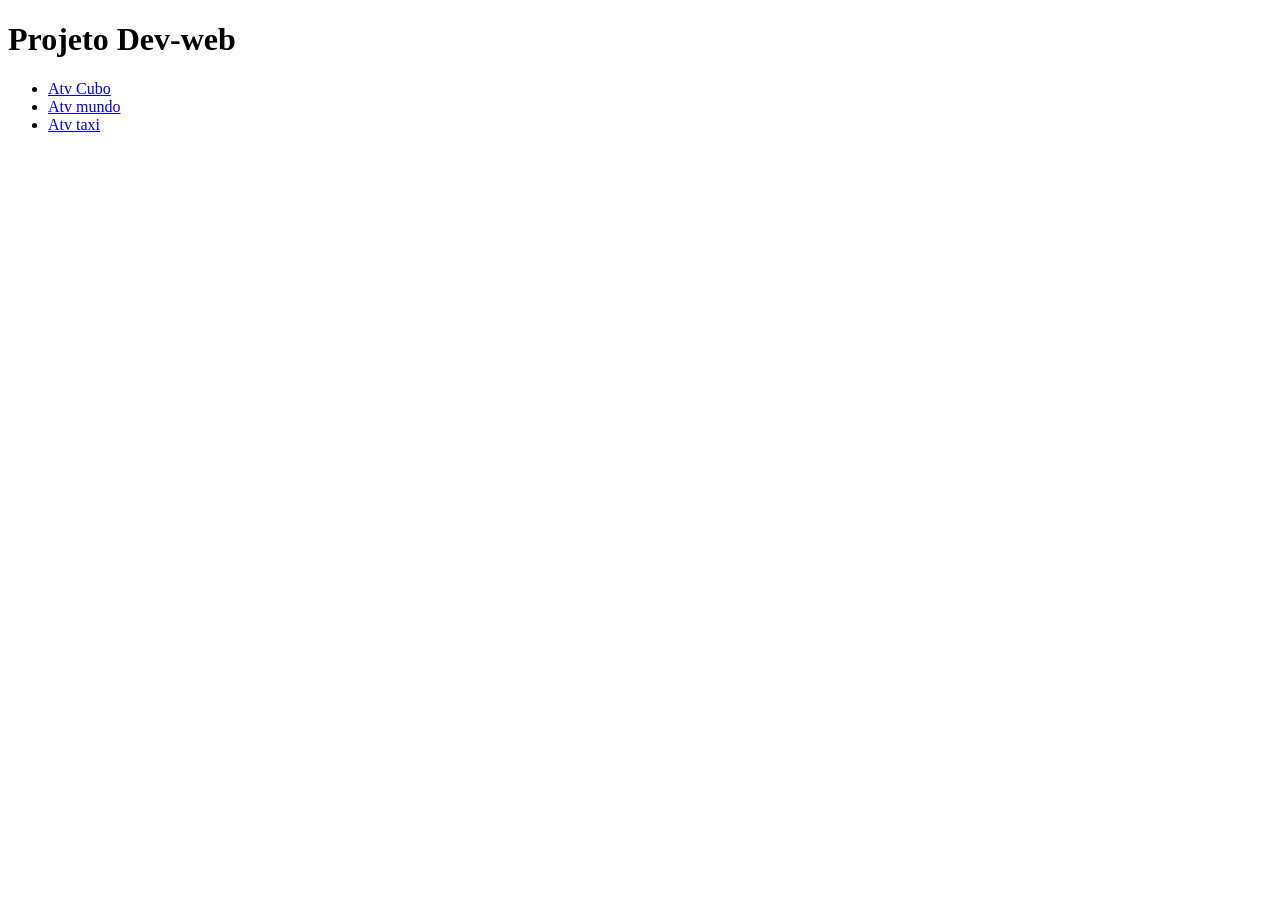
<file: index.html>
<!DOCTYPE html>
<html lang="en">

<head>
    <meta charset="UTF-8">
    <meta name="viewport" content="width=device-width, initial-scale=1.0">
    <title>Projetos dev-web</title>
</head>

<body>
    <main>
        <h1>
            Projeto Dev-web
        </h1>
        <ul>
            <li>
                <a href="cubo/">Atv Cubo</a>
            </li>
            <li>
                <a href="mundo/">Atv mundo</a>
            </li>
            <li>
                <a href="taxi/">Atv taxi</a>
            </li>
        </ul>
    </main>

</body>

</html>
</file>
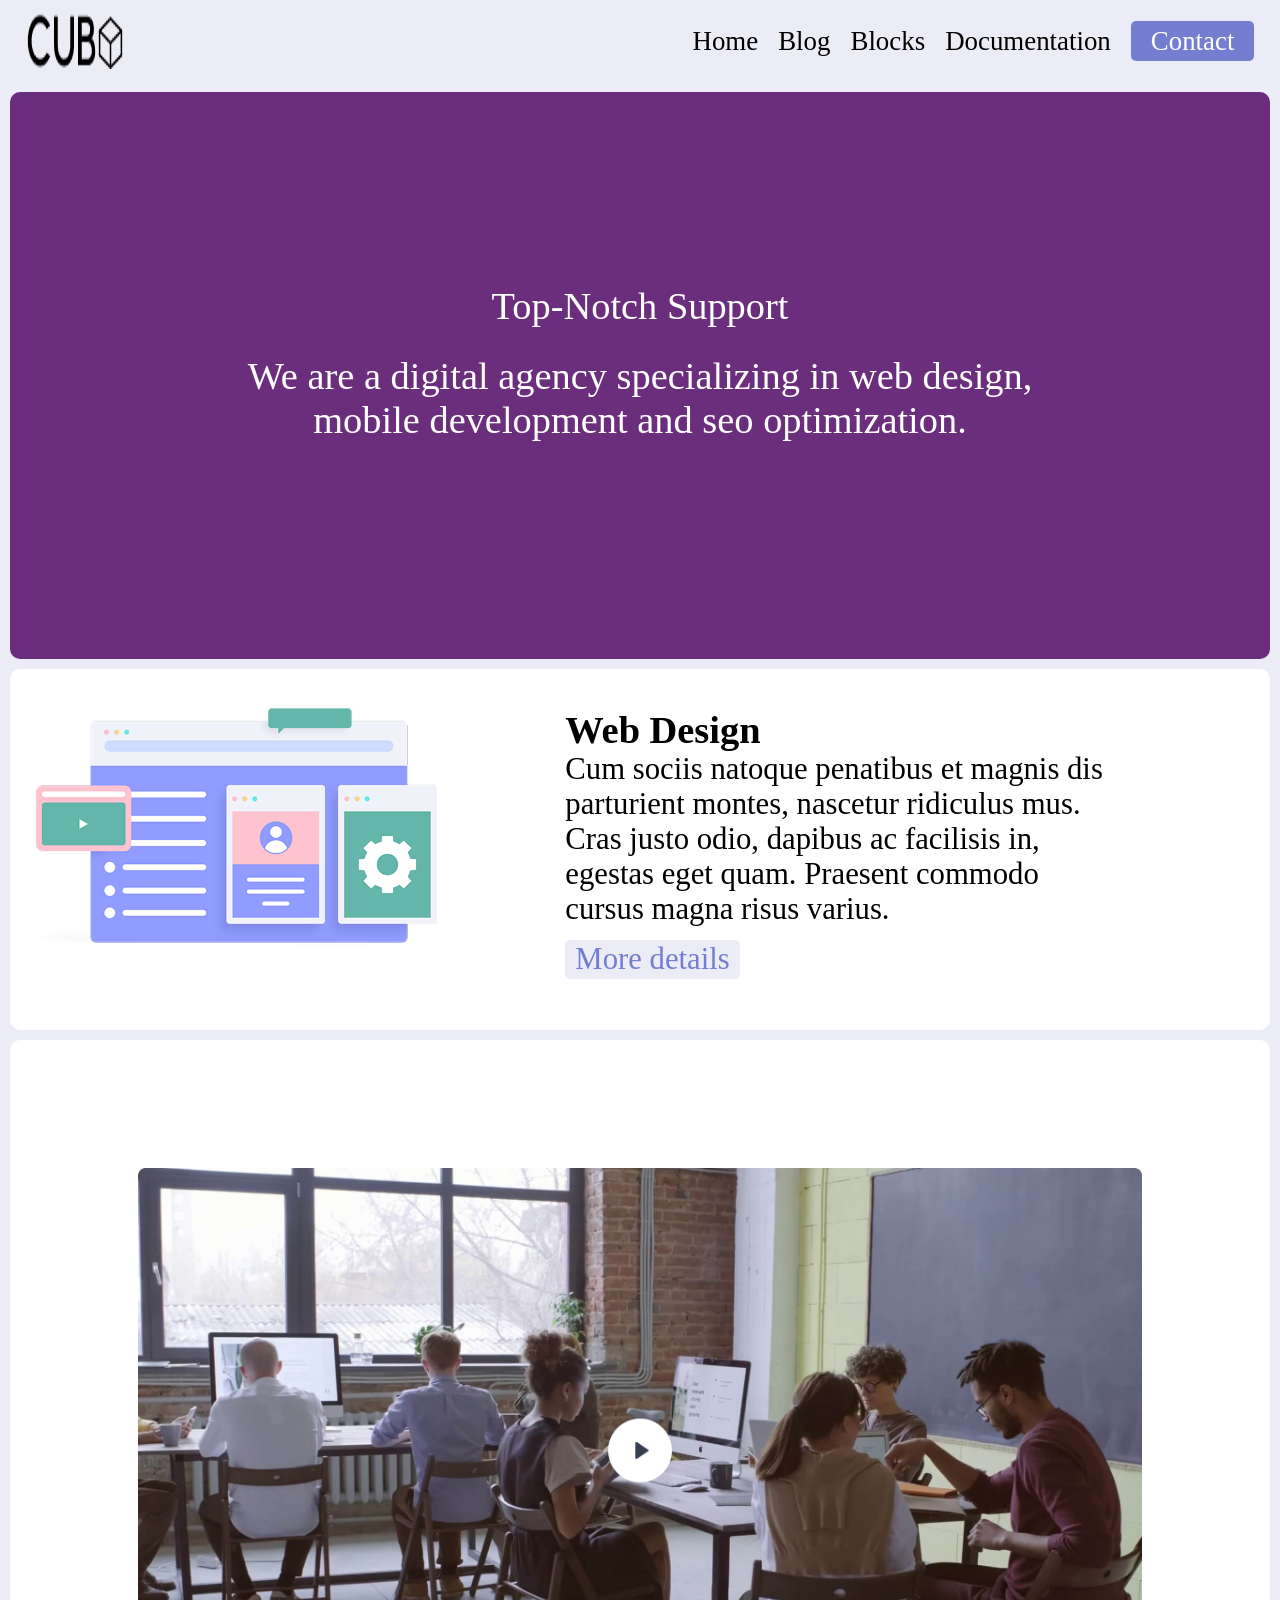
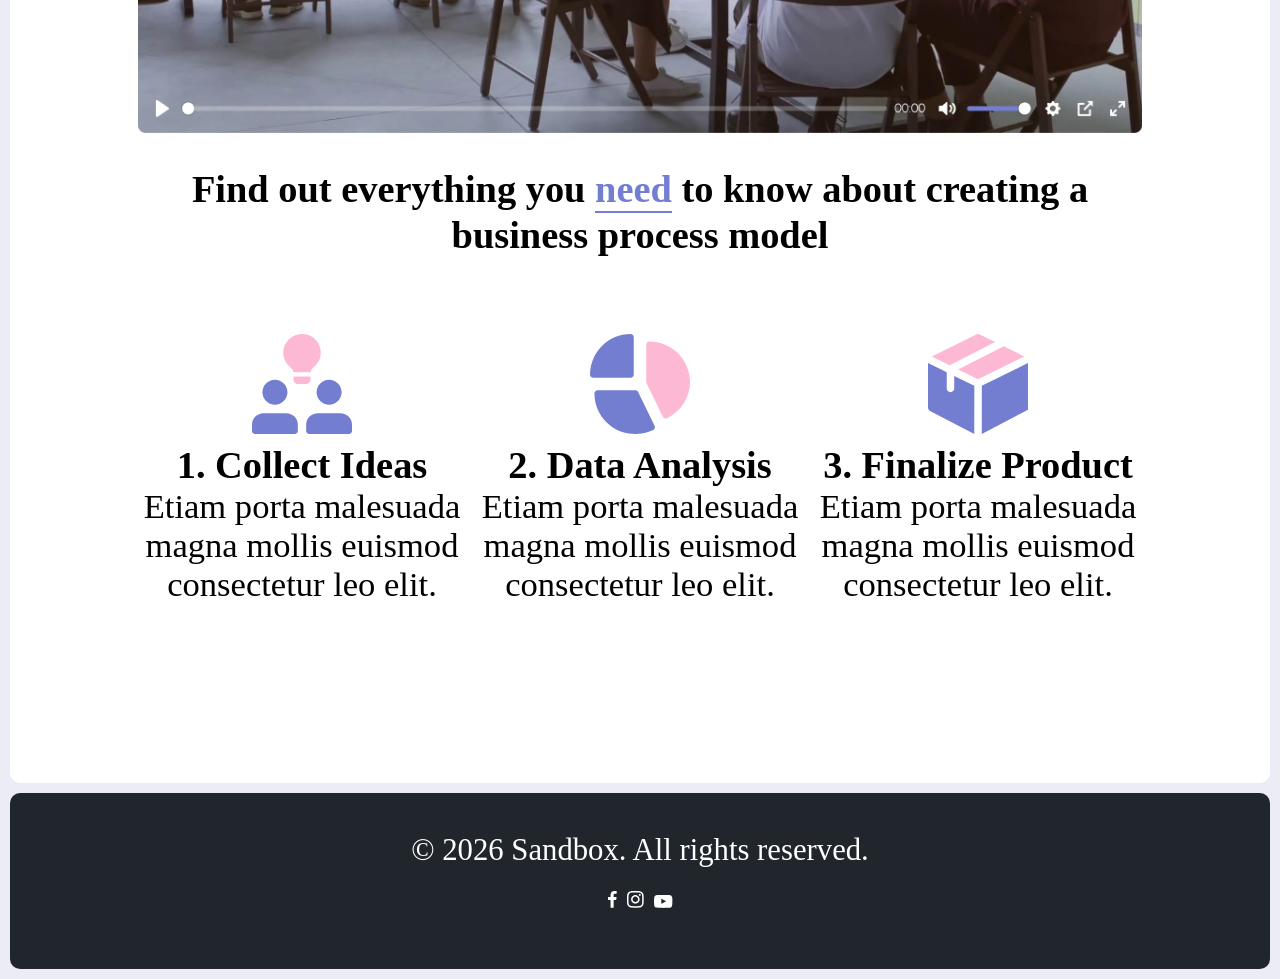
<file: cubo/index.html>
<!DOCTYPE html>
<html lang="en">
<head>
    <meta charset="UTF-8">
    <meta name="viewport" content="width=device-width, initial-scale=1.0">
    <title>Document</title>
    <link rel="stylesheet" href="css/reset.css">
    <link rel="stylesheet" href="css/style.css">
</head>
<body>
    <header>
         <img src="images/logo-cubo.png" alt="">
        <nav>
            <ul>
                <li><a href="index.html">Home</a></li>
                <li><a href="#">Blog</a></li>
                <li><a href="#">Blocks</a></li>
                <li><a href="#">Documentation</a></li>
                <li><a href="#" class="botao">Contact</a></li>
            </ul>
        </nav>
    </header>
    <main>
            <section class="banner">
        <h1>Top-Notch Support</h1>
        <p>We are a digital agency specializing in web design, mobile development and seo optimization.</p>

    </section>
    <section class="web">
        <div>
            <img src="images/web-design-cubo.png" alt="">
        </div>
        <div>
            <h2>Web Design</h2>
            <p>Cum sociis natoque penatibus et magnis dis parturient  montes, nascetur ridiculus mus. Cras justo odio, dapibus ac facilisis in, egestas eget quam. Praesent commodo cursus magna risus varius.</p>
            <a href="#" class="button">More details</a>
        </div>
    </section>
    <section class="process">
        <img src="images/video-cubo.png" alt="">
        <h3>Find out everything you <span>need</span> to know about creating a business process model</h3>
        <ul>
            <li>
                <img src="images/icone-collect-ideas.svg" alt="">
                <h4>1. Collect Ideas</h4>
                <p>Etiam porta malesuada magna mollis euismod consectetur leo elit.</p>
            </li>
            <li>
                <img src="images/icone-data-analysis.svg" alt="">
                <h4>2. Data Analysis</h4>
                <p>Etiam porta malesuada magna mollis euismod consectetur leo elit.</p>
            </li>
            <li>
                <img src="images/icone-finalize-product.svg" alt="">
                <h4>3. Finalize Product</h4>
                <p>Etiam porta malesuada magna mollis euismod consectetur leo elit.</p>
            </li>
        </ul>

    </section>
    </main>
    <footer>
        <a href="#">© 2026 Sandbox. All rights reserved.</a>
        <ul>
            <li>
                <p>
                    <a href="#"><img src="images/facebook.svg" alt=""></a>
                </p>
                
            </li>
            <li>
                <p>
                    <a href="#"><img src="images/instagram.svg" alt=""></a>
                </p>
                
            </li>
            <li>
                <p>
                    <a href="#"><img src="images/youtube.svg" alt=""></a>
                </p>
                
            </li>
        </ul>
    </footer>
    
</body>
</html>
</file>
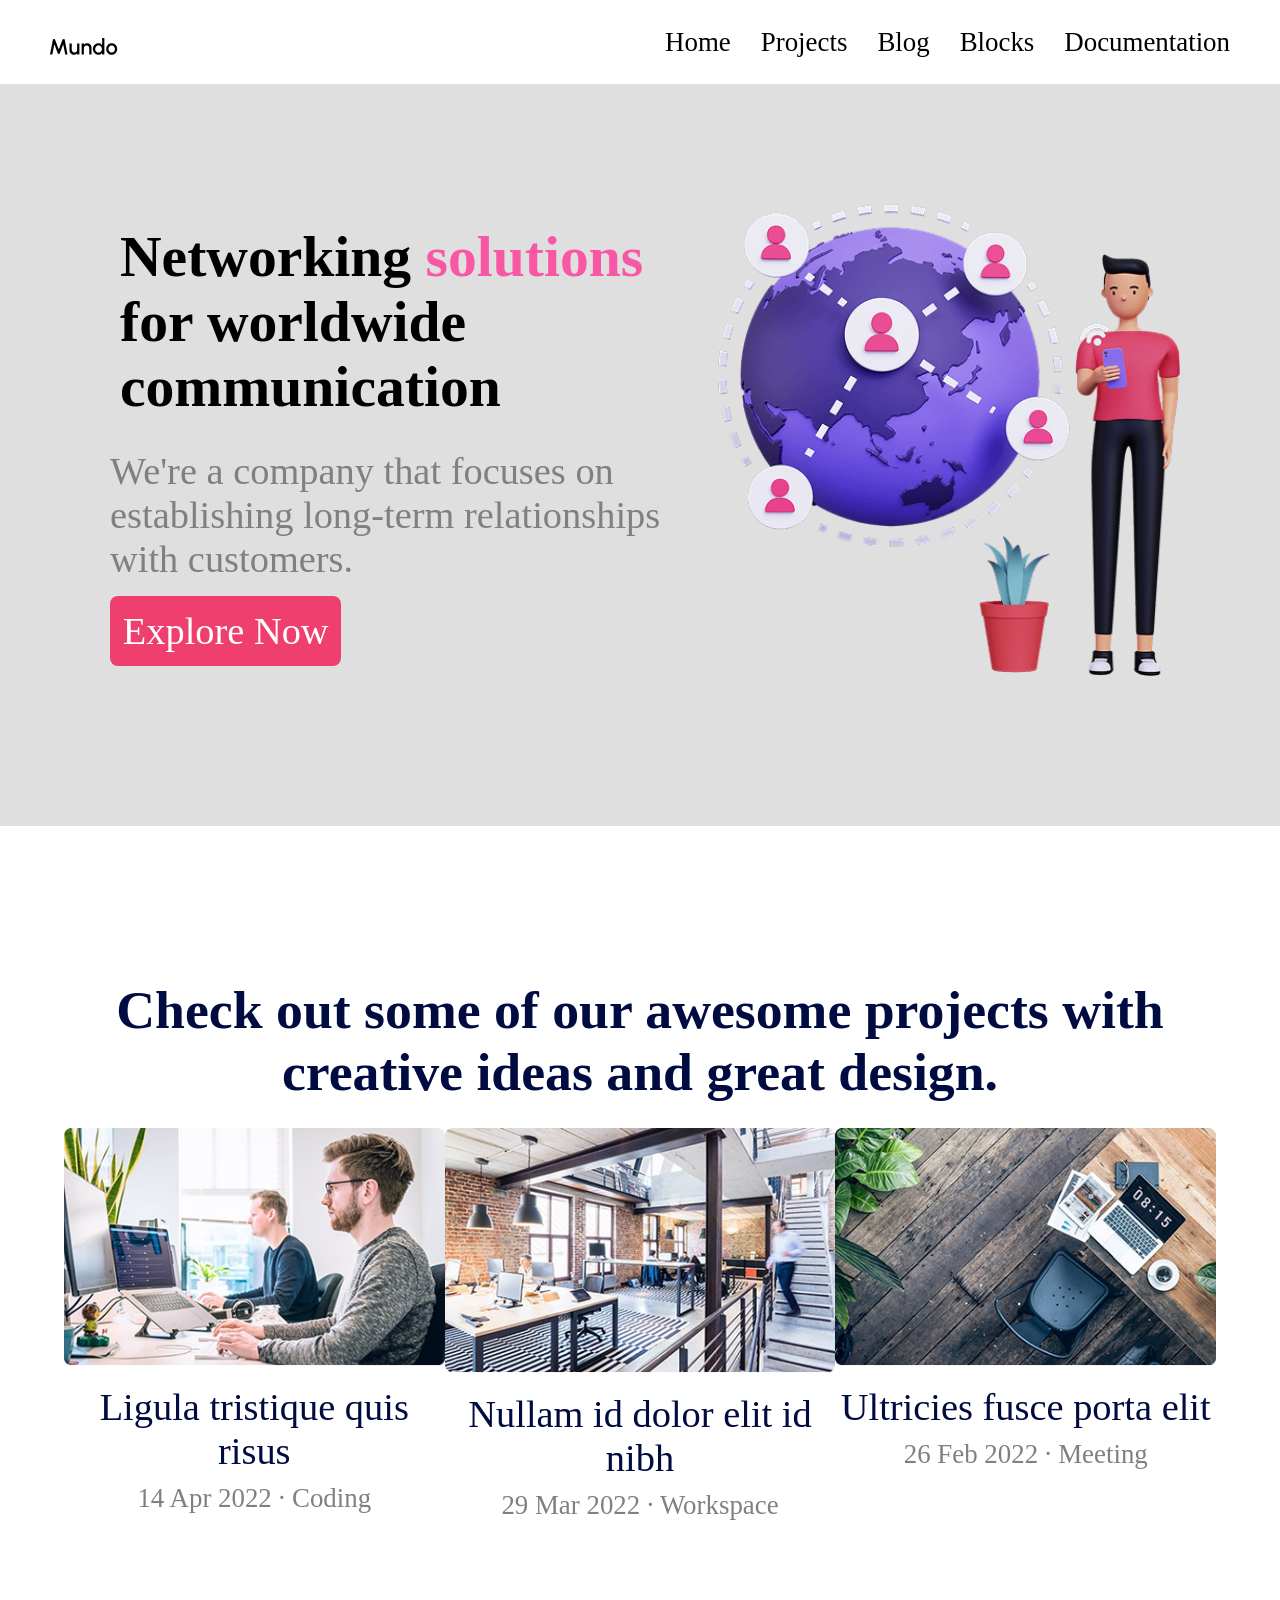
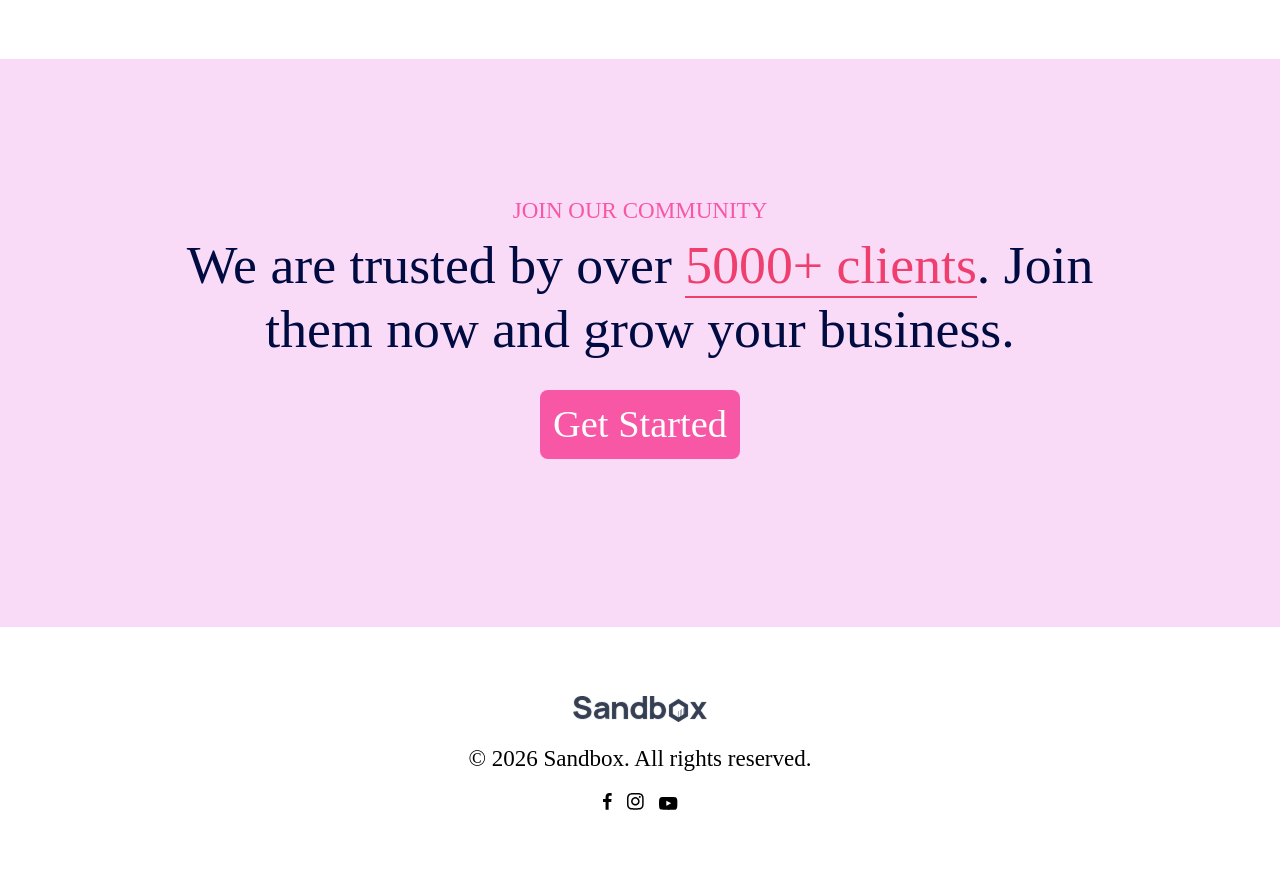
<file: mundo/index.html>
<!DOCTYPE html>
<html lang="en">
<head>
    <meta charset="UTF-8">
    <meta name="viewport" content="width=device-width, initial-scale=1.0">
    <title>Document</title>
    <link rel="stylesheet" href="css/reset.css">
    <link rel="stylesheet" href="css/style.css">
</head>
<body>
    <header>
        <h1>
            <a href="index.html"><img src="imagens/logo-mundo.png" alt="logo_mundo"></a>
        </h1>
        <nav>
            <ul>
                <li>
                    <a href="index.html">Home</a>
                </li>
                <li>
                    <a href="#">Projects</a>
                </li>
                <li>
                    <a href="#">Blog</a>
                </li>
                <li>
                    <a href="#">Blocks</a>
                </li>
                <li>
                    <a href="#">Documentation</a>
                </li>
            </ul>
        </nav>
    </header>
    <main>
        <section class="banner">
            <div>
            <h2>Networking <span>solutions</span> for worldwide communication</h2>
            <p>We're a company that focuses on establishing long-term relationships with customers.</p>
            <a href="#" class="botao">Explore Now</a>
            </div>
            <div>
                <img src="imagens/banner-mundo.png" alt="banner_mundo">
            </div>
        </section>
        <section class="projetos">
            <h3>Check out some of our awesome projects with creative ideas and great design.</h3>
            <ul>
                <li>
                    <img src="imagens/projetos-programador.png" alt="imagem de programador">
                    <h4>Ligula tristique quis risus</h4>
                    <p>14 Apr 2022 · Coding</p>
                </li>
                <li>
                    <img src="imagens/projetos-escritorio.png" alt="imagem de escritorio">
                    <h4>Nullam id dolor elit id nibh</h4>
                    <p>29 Mar 2022 · Workspace</p>
                </li>
                <li>
                    <img src="imagens/projetos-cadeira.png" alt="imagem de cadeira">
                    <h4>Ultricies fusce porta elit</h4>
                    <p>26 Feb 2022 · Meeting</p>
                </li>
            </ul>

        </section>
        <section class="chamada">
            <h3>JOIN OUR COMMUNITY</h3>
            <p>
                We are trusted by over <span>5000+ clients</span>. Join them now and grow your business.
            </p>
            <a href="#" class="botao">Get Started</a>
        </section>
    </main>
    <footer>
        <img src="imagens/logo-rodape-sandbox.png" alt="logo_sandbox">
        <p>
            <a href="#">© 2026 Sandbox. All rights reserved.</a>
        </p>
        <ul>
            <li>
                <a href="#"><img src="imagens/facebook.svg" alt="logo_facebook"></a>
            </li>
            <li>
                <a href="#"><img src="imagens/instagram.svg" alt="logo_instagram"></a>
            </li>
            <li>
                <a href="#"><img src="imagens/youtube.svg" alt="logo_youtube"></a>
            </li>
        </ul>
    </footer>
    
</body>
</html>
</file>
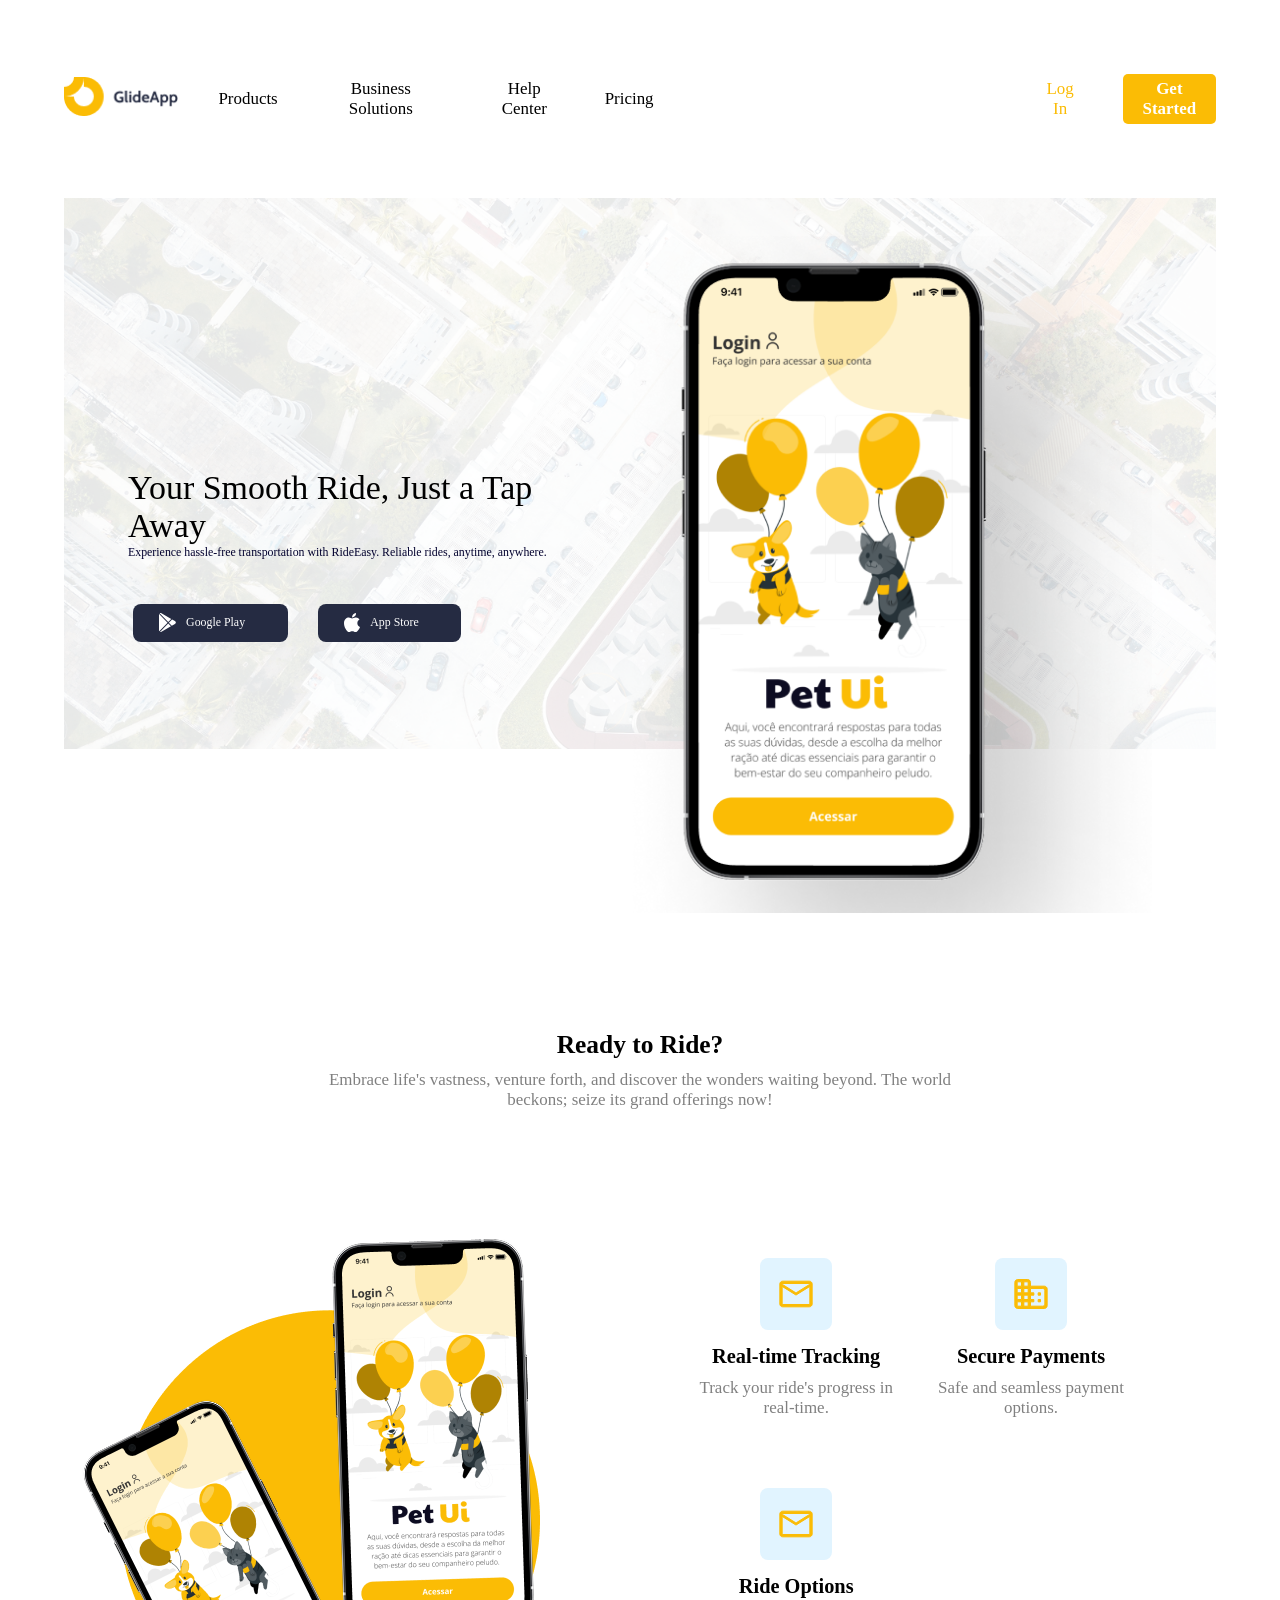
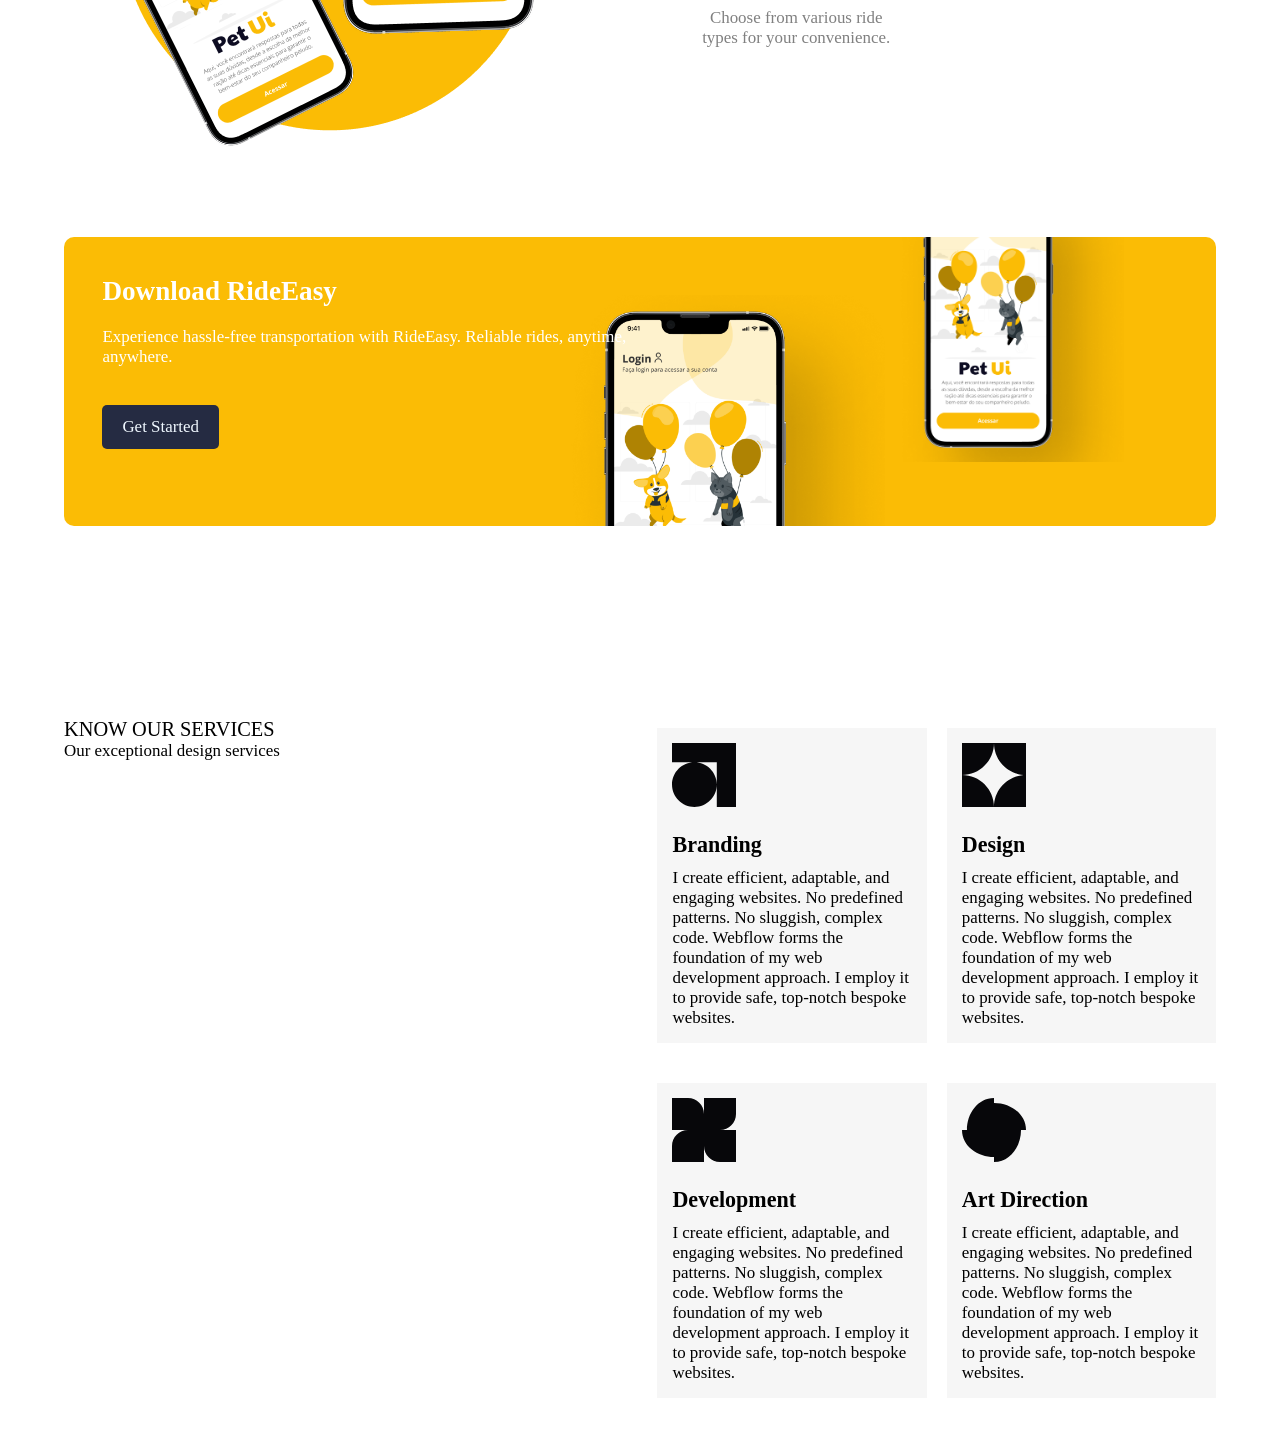
<file: taxi/index.html>
<!doctype html>
<html lang="en">
  <head>
    <meta charset="UTF-8" />
    <meta name="viewport" content="width=device-width, initial-scale=1.0" />
    <title>Document</title>
    <link rel="stylesheet" href="css/reset.css" />
    <link rel="stylesheet" href="css/style.css" />
  </head>
  <body>
    <header>
      <h1>
        <a href="index.html"
          ><img src="images/logo-glide-app.png" alt="logo-glide-app"
        /></a>
      </h1>
      <nav>
        <ul>
          <li></li>
          <li><a href="#">Products</a></li>
          <li><a href="#">Business Solutions</a></li>
          <li><a href="#">Help Center</a></li>
          <li><a href="#">Pricing</a></li>
        </ul>
        <ul>
          <li class="log"><a href="#">Log In</a></li>
          <li class="button"><a href="#">Get Started</a></li>
        </ul>
      </nav>
    </header>
    <main>
      <section class="banner">
        <div class="text">
          <h2>Your Smooth Ride, Just a Tap Away</h2>
          <p>
            Experience hassle-free transportation with RideEasy. Reliable rides,
            anytime, anywhere.
          </p>
          <p class="buttons">
            <a href="#"
              ><img src="images/icon-button-google.svg" alt="" />
              <span>Google Play</span></a
            >
            <a href="#"
              ><img src="images/icon-apple-ios.svg" alt="" /><span
                >App Store</span
              ></a
            >
          </p>
        </div>
        <div class="img">
          <img src="images/iphone-pet-ui.png" alt="" />
        </div>
      </section>
      <section class="ready">
        <h2>Ready to Ride?</h2>
        <p>
          Embrace life's vastness, venture forth, and discover the wonders
          waiting beyond. The world beckons; seize its grand offerings now!
        </p>
        <div>
          <div class="imagem">
            <img src="images/smartphones-pet-uis.png" alt="smartphones" />
          </div>
          <div class="lista">
            <ul>
              <li>
                <img src="images/icon-back-blue-letter.svg" alt="" />
                <h3>Real-time Tracking</h3>
                <p>Track your ride's progress in real-time.</p>
              </li>
              <li>
                <img src="images/icon-back-blue-building.svg" alt="" />
                <h3>Secure Payments</h3>
                <p>Safe and seamless payment options.</p>
              </li>
              <li>
                <img src="images/icon-back-blue-letter.svg" alt="" />
                <h3>Ride Options</h3>
                <p>Choose from various ride types for your convenience.</p>
              </li>
            </ul>
          </div>
        </div>
      </section>
      <section class="download">
        <h2>Download RideEasy</h2>
        <p>
            Experience hassle-free transportation with RideEasy. Reliable rides, anytime, anywhere.
        </p>
        <p>
            <a href="#">Get Started</a>
        </p>
      </section>
      <section class="services">

        <div>
          <div class="text">
            <h2>
              KNOW OUR SERVICES
            </h2>
            <p>
              Our exceptional design services
            </p>
          </div>
            <ul>
              <li>
                <img src="images/icon-brading.svg" alt="">
                <h3>Branding</h3>
                <p>I create efficient, adaptable, and engaging websites. No predefined patterns. No sluggish, complex code. Webflow forms the foundation of my web development approach. I employ it to provide safe, top-notch bespoke websites.</p>
              </li>
              <li>
                <img src="images/icon-design.svg" alt="">
                <h3>Design</h3>
                <p>I create efficient, adaptable, and engaging websites. No predefined patterns. No sluggish, complex code. Webflow forms the foundation of my web development approach. I employ it to provide safe, top-notch bespoke websites.</p>
              </li>
              <li>
                <img src="images/icon-development.svg" alt="">
                <h3>Development</h3>
                <p>I create efficient, adaptable, and engaging websites. No predefined patterns. No sluggish, complex code. Webflow forms the foundation of my web development approach. I employ it to provide safe, top-notch bespoke websites.</p>
              </li>
              <li>
                <img src="images/icon-art.svg" alt="">
                <h3>Art Direction</h3>
                <p>I create efficient, adaptable, and engaging websites. No predefined patterns. No sluggish, complex code. Webflow forms the foundation of my web development approach. I employ it to provide safe, top-notch bespoke websites.</p>
              </li>
            </ul> 
        </div>



      </section>
    </main>
  </body>
</html>
</file>
<file: cubo/css/style.css>
/* === IMPORTAÇÃO DE FONTES */

@import url('https://fonts.googleapis.com/css2?family=Epilogue:ital,wght@0,100..900;1,100..900&family=Fredoka:wght@300..700&family=Nunito:ital,wght@0,200..1000;1,200..1000&family=Oswald:wght@200..700&family=Urbanist:ital,wght@0,100..900;1,100..900&display=swap');
/*
Fontes Disponíveis:
// Sugiro usar esta 
font-family: "Urbanist", sans-serif; 
font-family: "Fredoka", sans-serif;
font-family: "Epilogue", sans-serif;
font-family: "Nunito", sans-serif;
font-family: "Oswald", sans-serif;
*/
/* ==========================*/

/* ==== FORMATAÇÃO GERAL === */
html{
    font-size: clamp(1rem, 2vw + 0.8rem, 3rem); 
    text-align: center;
    background-color: rgb(236, 236, 247);
    
}
header ul li{
    font-size: 0.7rem;
    margin: 1vw 0;
}
header ul li a.botao{
    background-color: #747ED1;
    padding: 5px 20px;
    border-radius: 5px;
    color: white;
    
}
.banner{
    background-color: #6b2e7c;
    margin: 10px;
    border-radius: 10px;
    padding: 15vw 5vw;
    color: white;

}
.banner h2{
    font-weight: 700;
}
.banner p{
    margin: 2vw 12vw;
}
.web{
    background-color: white;
    margin: 10px;
    border-radius: 10px;
    padding: 5px 20px;
    text-align: left;
}
.web h2{
    font-weight: 600;
    padding: 0 10vw;
}
.web p{
    font-size: 0.8rem;
    padding: 0 10vw ;
}
.web a.button{
    background-color: rgb(236, 236, 247);
    padding: 2px 10px;
    border-radius: 5px;
    color: white;
    margin: 1vw 10vw;
    display: inline-block;
    color: #747ED1;
    font-size: 0.8rem;
}
.process{
    background-color: white;
    margin: 10px;
    border-radius: 10px;
    padding: 5px 20px;
}
.process h3{
    font-weight: 600;
    margin: 2vw 0;
}
.process h3 span{
    color: #747ED1;
    border-bottom: 2px solid #747ED1;
    display: inline-block;
}
.process h4{
    font-weight: 600;
}
.process p{
    font-size: 0.9rem;
}
.process ul li{
    margin: 4vw 0;
}
footer{
    background-color: #21262C;
    color: white;
    font-size: 0.8rem;
    margin: 10px;
    border-radius: 10px;
    padding: 40px 20px;
}
footer ul{
    display: flex;
    justify-content: center;
    gap: 10px;
    margin: 1vw 0;
}

/* MEDIA QUERY - DESKTOP */
@media  screen and (min-width: 600px) {
    header{
        display: flex;
        justify-content: space-between;
        padding: 1vw 2vw;
    }
    header nav ul{
        display: flex;
        justify-content: space-between;
        gap: 20px;
    }
    .web{
        display: flex;
        justify-content: space-between;
        padding: 3vw 2vw;
    }
    .web img{
        width: 1300px;
    }
    .process{
        padding: 10vw;
    }
    .process ul{
        display: flex;
        justify-content: space-between;
        gap: 10px;
    }
    .process ul li img{
        width: 100px;
    }
}
</file>
<file: mundo/css/style.css>
/* === IMPORTAÇÃO DE FONTES */

@import url('https://fonts.googleapis.com/css2?family=Epilogue:ital,wght@0,100..900;1,100..900&family=Fredoka:wght@300..700&family=Nunito:ital,wght@0,200..1000;1,200..1000&family=Oswald:wght@200..700&family=Urbanist:ital,wght@0,100..900;1,100..900&display=swap');
/*
Fontes Disponíveis:
// Sugiro usar esta 
font-family: "Urbanist", sans-serif; 
font-family: "Fredoka", sans-serif;
font-family: "Epilogue", sans-serif;
font-family: "Nunito", sans-serif;
font-family: "Oswald", sans-serif;
*/
/* ==========================*/

/* ==== FORMATAÇÃO GERAL === */
html{
    font-size: clamp(1rem, 2vw + 0.8rem, 3rem); 
}
html{
    text-align: center;
}
header nav ul li{
    font-size: 0.7rem;
}
.banner{
    background-color: rgb(224, 223, 223);
}
.banner h2{
    font-size: 1.5rem;
    font-weight: 600;
    padding: 10px;
}
.banner h2 span{
    color: #F857A6;
}
.banner p{
    color: gray;
    padding: 10px;
}
.banner a.botao{
    background-color: #EF3F6E;
    padding: 1vw;
    border-radius: 8px;
    margin: 5px 0 40px 10px;
    display: inline-block;
    color: white;
}
.projetos{
    padding: 10vw 5vw;
}
.projetos h3{
    font-size: 1.4rem;
    font-weight: 600;
    color: rgb(0, 11, 66);
    margin: 25px 0;
}
.projetos ul li h4{
    color: rgb(0, 11, 66);
    font-weight: 500;
    margin: 10px 0;
}
.projetos ul li p{
    color: gray;
    font-size: 0.7rem;
    margin: 10px ;
}
.chamada{
    background-color: #F9DBF7;
    padding: 10vw 10vw;
}
.chamada h3{
    color: #F857A6;
    font-size: 0.6rem;
    margin: 10px 0;
}
.chamada p{
    color: rgb(0, 11, 66);
    font-size: 1.4rem;
    font-weight: 500;
}
.chamada p span{
    color: #EF3F6E;
    border-bottom: 2px solid #EF3F6E;
    display: inline-block;
}
.chamada a.botao{
    background-color: #F857A6;
    padding: 1vw;
    border-radius: 8px;
    margin: 30px 0 40px 0;
    display: inline-block;
    color: white;
}
footer{
    padding: 60px;
}
footer p a{
    font-size: 0.6rem;
}
footer ul{
    display: flex;
    justify-content: center;
    gap: 15px;
}



/* MEDIA QUERY - DESKTOP */
@media  screen and (min-width: 600px) {
    header{
        padding: 20px 50px;
        display: flex;
        justify-content: space-between;
        align-items: center;
    }
    header nav ul{
        display: flex;
        justify-content: space-between;
        gap: 30px;
        align-items: center;
    }
    .banner{
        display: flex;
        padding: 120px 100px ;
        text-align: left;   
    }
    .banner img{
        width: 1000px;
    }
    .banner h2{
        padding: 20px;
    }
    .projetos ul{
        display: flex;
    }
}
</file>
<file: taxi/css/style.css>
html {
  font-size: clamp(1rem, calc(0.5rem + 0.7vw), 4rem);
}
header{
  padding: 5vw 0 0 0;
  text-align: center;
}
header nav ul li{
  margin: 10px 0;
}
header nav ul li.log{
  color: #FBBC05;
}
header nav li.button{
  background-color: #FBBC05;
  color: white;
  display: inline-block;
  padding: 5px;
  border-radius: 5px;
  font-weight: 600;
}
.banner{
  background: url(../images/background-banner.png) no-repeat;
  background-size: auto 100%;
  padding: 3vw 5vw 3vw 5vw;
  margin: 5vw 0 5vw 0;
}
.banner div.img{
  display: none;
}
.banner div h2{
  font-size: 2rem;
} 
.banner p{
  color: rgb(2, 1, 46);
  font-size: 0.7rem;
}
.banner p a{
  background-color: #252B42;
  display: flex;
  gap: 10px;
  align-items: center;
  margin: 3vw 0 ;
  padding: 0 2vw;
  border-radius: 8px;

}
.banner p.buttons{
  display: flex;
  color: white;
  padding: 5px;
  gap: 30px;
  text-align: center;
}
.banner p.buttons img{
  height: 50%;
}
.ready div.imagem{
  display: none;
}
.ready{
  text-align: center;
  padding: 3vw 5vw 3vw 5vw;
}
.ready h2{
  font-size: 1.5rem;
  font-weight: 700;
  padding: 10px 0;
}
.ready div ul li{
  margin: 20px 0;
}
.ready h3{
  font-size: 1.2rem;
  font-weight: 700;
  padding: 10px 0;
}
.ready p{
  color: gray;
}
.download{
  background: #FBBC05;
  margin: 3vw 5vw ;
  padding: 10px;
  border-radius: 10px;
  color: white;
}
.download h2{
  font-size: 1.6rem;
  font-weight: 700;
  padding: 0 0 20px 0;
}
.download p a{
  background-color: #252B42;
  color: aliceblue;
  padding: 12px 20px;
  border-radius: 5px;
  display: inline-block;
}
.download p{
  margin: 0px 0 20px 0;
}
.services {
  margin: 15vw 5vw 3vw 5vw;
}
.services h2{
   font-size: 1.2rem;
}
.services div.text{
  margin: 0 0 2vw 0;
}
.services ul li{
  background-color: #f6f6f6;
  padding: 15px;
  margin: 10px 0;
}
.services ul li h3{
  font-weight: 600;
  font-size: 1.3rem;
  margin: 20px 0 10px 0;
}
.services ul :hover{
  background-color: #FBBC05;
}

@media only screen and (min-width: 600px){
  header{
    display: flex;
    align-items: center;
  }
  header nav{
    display: flex;
    justify-content: space-between;
    gap: 30vw;
  }
  header nav ul{
    display: flex;
    align-items: center;
    gap: 40px;
  }
  header{
    padding: 5vw 5vw 0vw 5vw;
  }
  .banner{
    display: flex;
    align-items: center;
    justify-content: space-between;
    background-size: 100% auto;
    margin: 5vw 5vw 2vw 5vw;
  }
  .banner div.img{
    display: block;
  }
  .ready div.imagem{
    display: block;
  }
  .ready > p{
    padding: 0 20vw 0 20vw;
  }
  .ready > div{
    display: flex;
    justify-content: center;
    gap: 12vw;
    margin: 10vw 0 0 0;
  }
  .ready ul{
    display: flex;
    flex-wrap: wrap;
    gap: 30px;
    width: 40vw;
  }
  .ready div ul li{
    width: 40%;
  }
  /*.ready ul{
    display: grid;
    grid-template-columns: 1fr 1fr ;
    gap: 30px;
  }*/
  .download{
    padding: 3vw;
    background: url(../images/iphone-pet-ui.png) no-repeat, url(../images/iphone-pet-ui.png) no-repeat, linear-gradient(#FBBC05,#FBBC05);
    background-size: auto 140%, auto 100%;
    background-position: 60% -50%, 90% -5vw;
  }
  .download p{
    width: 50%;
    margin: 0 0 3vw 0;
  }
  .services > div{
    display: flex;
    gap: 10vw;
  }
  .services div.text{
    width: 50%;
  }
  .services ul{
    display: grid;
    grid-template-columns: 1fr 1fr;
    gap: 20px;
    width: 60%;
  }
}
</file>
